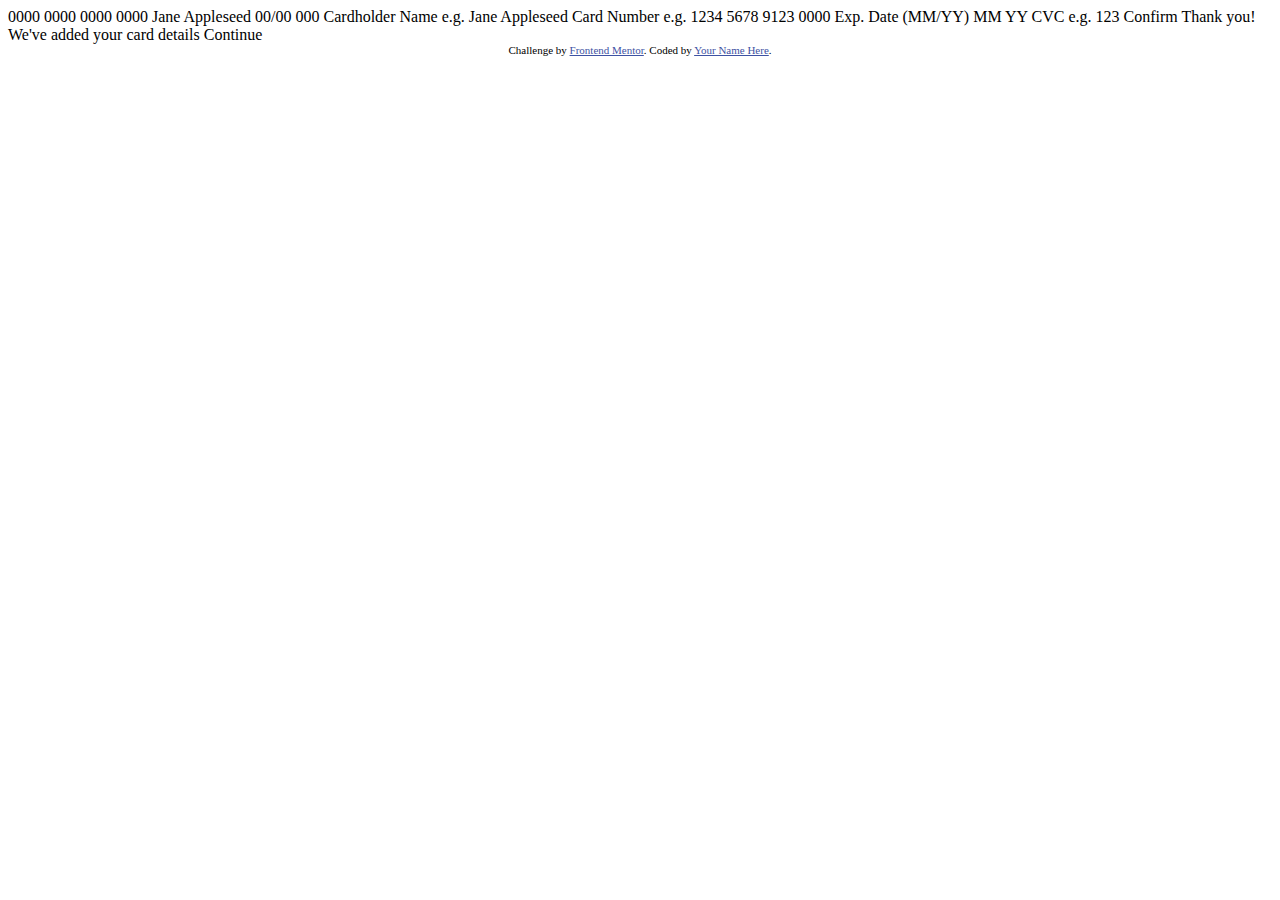
<file: Web Development 2022-23/Card Form Project/index.html>
<!DOCTYPE html>
<html lang="en">
<head>
  <meta charset="UTF-8">
  <meta name="viewport" content="width=device-width, initial-scale=1.0"> <!-- displays site properly based on user's device -->

  <link rel="icon" type="image/png" sizes="32x32" href="./images/favicon-32x32.png">
  
  <title>Frontend Mentor | Interactive card details form</title>

  <!-- Feel free to remove these styles or customise in your own stylesheet 👍 -->
  <style>
    .attribution { font-size: 11px; text-align: center; }
    .attribution a { color: hsl(228, 45%, 44%); }
  </style>
</head>
<body>

  0000 0000 0000 0000
  Jane Appleseed
  00/00

  000

  Cardholder Name
  e.g. Jane Appleseed

  Card Number
  e.g. 1234 5678 9123 0000

  Exp. Date (MM/YY)
  MM
  YY

  CVC
  e.g. 123

  Confirm

  <!-- Completed state start -->

  Thank you!
  We've added your card details
  Continue
  
  <div class="attribution">
    Challenge by <a href="https://www.frontendmentor.io?ref=challenge" target="_blank">Frontend Mentor</a>. 
    Coded by <a href="#">Your Name Here</a>.
  </div>
</body>
</html>
</file>
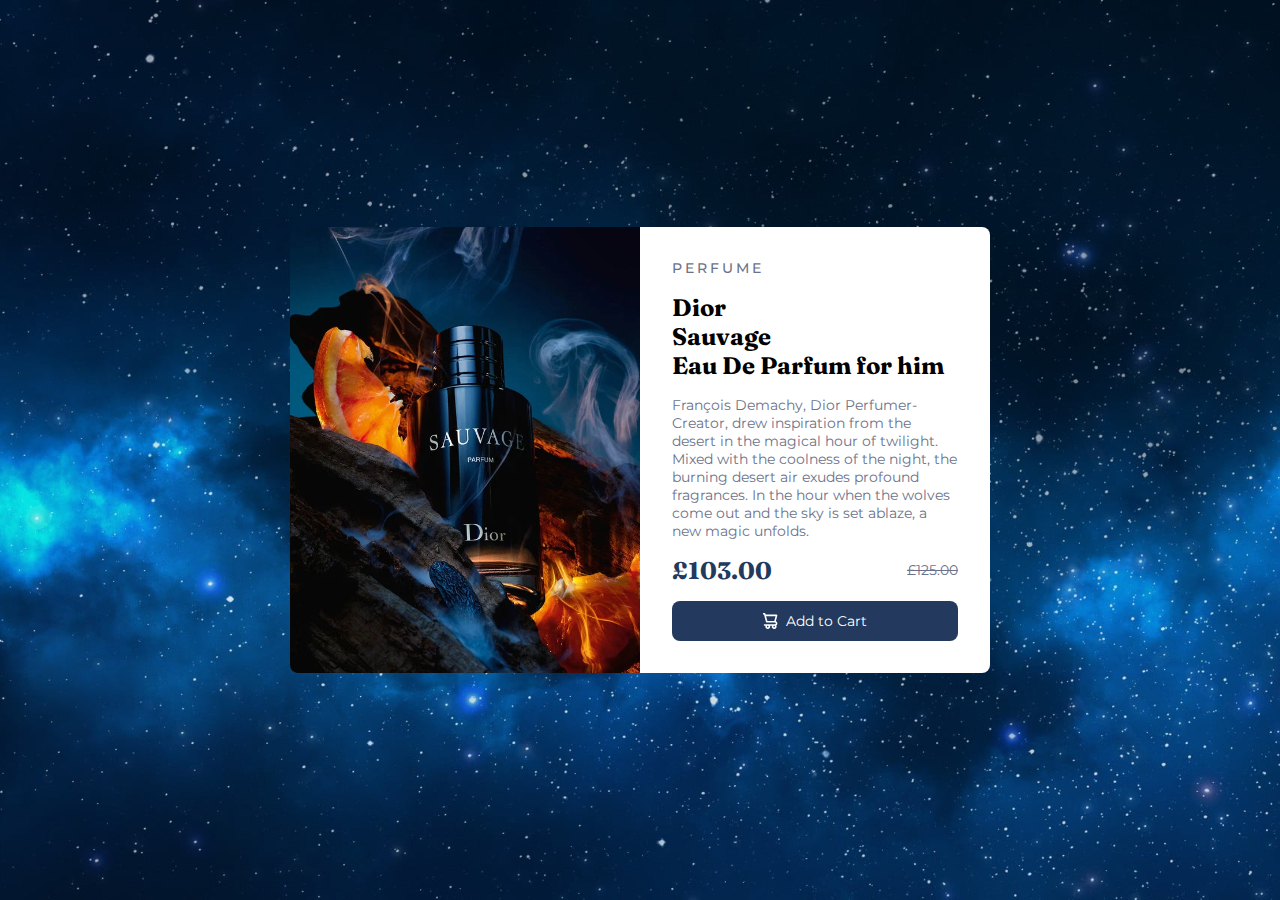
<file: Web Development 2022-23/product-preview-card-component-main/index.html>
<!DOCTYPE html>
<html lang="en">
<head>
  <meta charset="UTF-8">
  <meta http-equiv="X-UA-Compatible" Content="IE-edge"/>
  <meta name="viewport" content="width=device-width, initial-scale=1.0">
  <link rel="icon" type="image/png" sizes="32x32" href="./images/dior logo.jpg">
  <link rel="stylesheet" href="style.css">
  <title> Dior | Product preview card component</title>

</head>
<body>
   <div class="card">
     <div class="card_container">
       <div class="card_image"></div>
       <div class="card_info">
        <p Class="sub_title">perfume</p>
        <h2 class="title">
          Dior <br/>
          Sauvage <br/>
          Eau De Parfum for him <br />
        </h2>
        <p class="info">
          François Demachy, Dior Perfumer-Creator, drew inspiration from the desert in the magical hour of twilight. Mixed with the coolness of the night, the burning desert air exudes profound fragrances. 
          In the hour when the wolves come out and the sky is set ablaze, a new magic unfolds.
        </p>

        <div class="prices">
        <h2>£103.00</h2>
        <p>£125.00</p>
        </div>
        
        <button><img src="./images/icon-cart.svg" alt="cart">
        <p>Add to Cart</p>
      </button>
        </div>
     </div>
  
   </div>
</body>
</html>
</file>
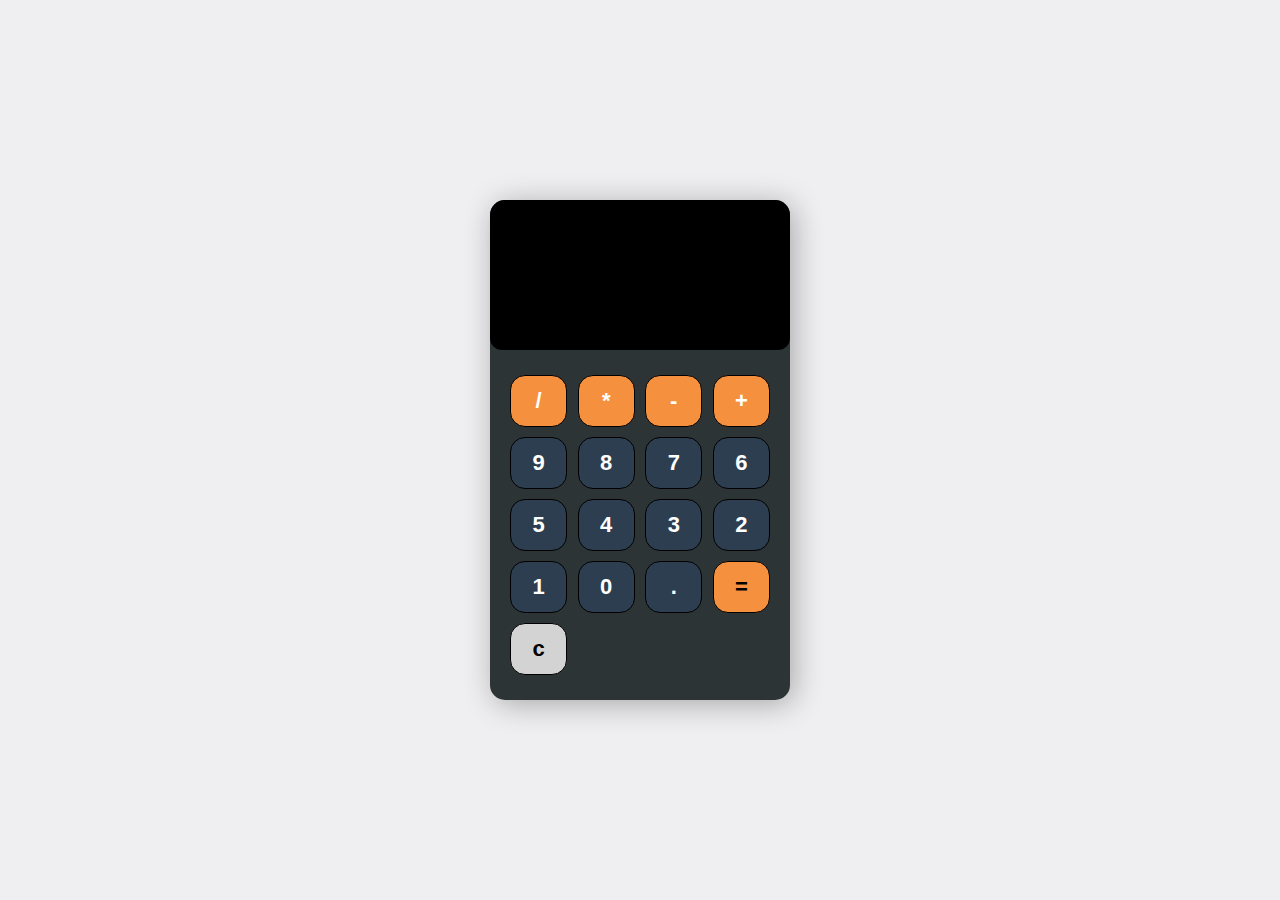
<file: Web Development 2022-23/Simple Calculator/index.html>
<!DOCTYPE html>
<html lang="en">
<head>
   <meta charset="UTF-8">
   <meta http-equiv="X-UA-Compatible" content="IE=edge">
   <meta name="viewport" content="width=device-width, initial-scale=1.0">
   <title>Simple Js Calculator</title>
   <link rel="stylesheet" href="style.css">
</head>

<body>
<section class="Calculator">

    <form>
        <input type="text" class="screen">
    </form>

    <div class="buttons">
    <button type="button" class="btn btn-yellow" data-num="/">/</button>
    <button type="button" class="btn btn-yellow" data-num="*">*</button>
    <button type="button" class="btn btn-yellow" data-num="-">-</button>
    <button type="button" class="btn btn-yellow" data-num="+">+</button>

    <button type="button" class="btn btn-grey" data-num="9">9</button>
    <button type="button" class="btn btn-grey" data-num="8">8</button>
    <button type="button" class="btn btn-grey" data-num="7">7</button>
    <button type="button" class="btn btn-grey" data-num="6">6</button>
    <button type="button" class="btn btn-grey" data-num="5">5</button>
    <button type="button" class="btn btn-grey" data-num="4">4</button>
    <button type="button" class="btn btn-grey" data-num="3">3</button>
    <button type="button" class="btn btn-grey" data-num="2">2</button>
    <button type="button" class="btn btn-grey" data-num="1">1</button>
    <button type="button" class="btn btn-grey" data-num="0">0</button>
    <button type="button" class="btn btn-grey" data-num=".">.</button>

    <button type="button" class="btn btn-equal">=</button>
    <button type="button" class="btn btn-clear">c</button>
    </div>

</section>

 <script src="app.js"></script>

</body>
</html>
</file>
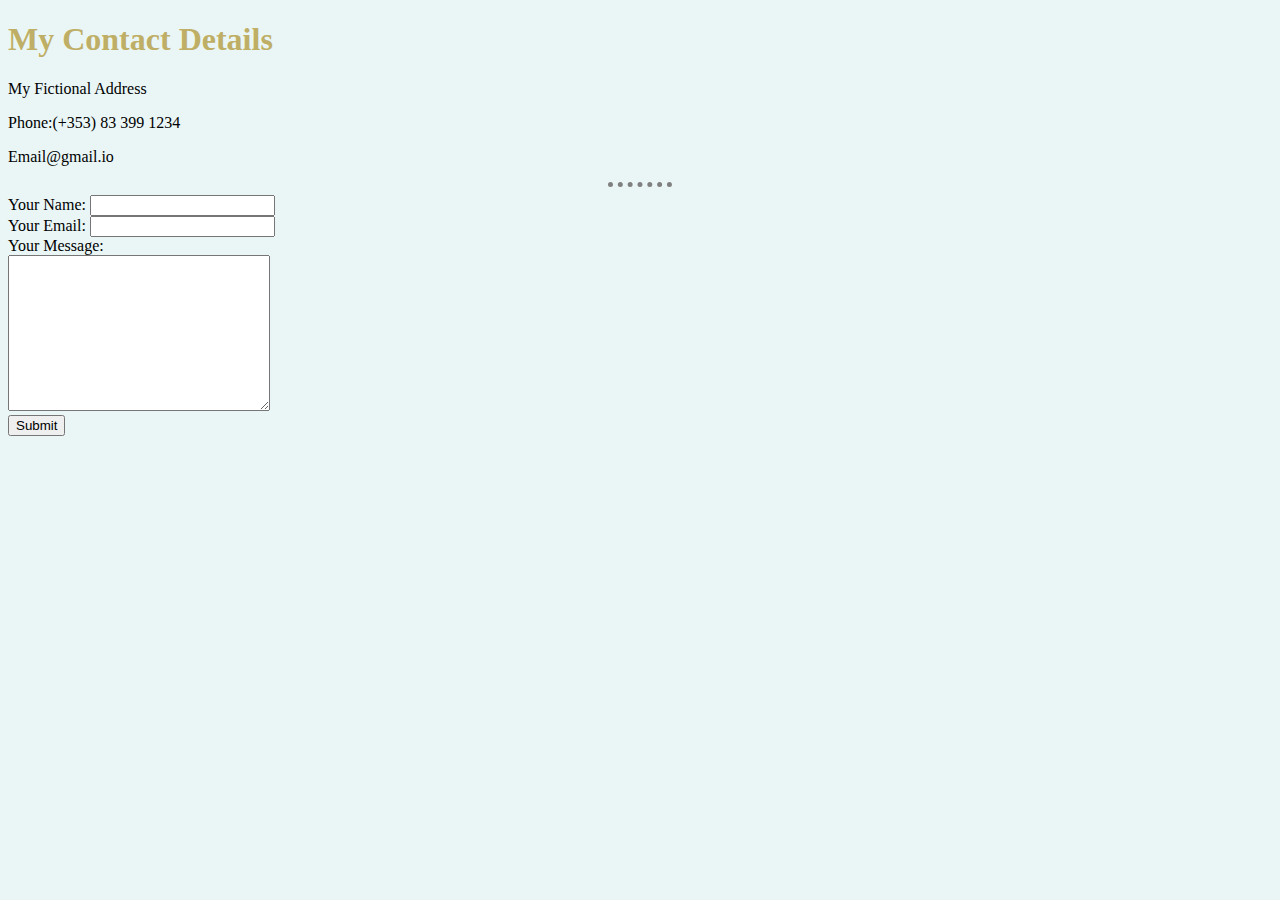
<file: Web Development 2022-23/HTML - Personal Site/contact me.html>
<!DOCTYPE html>
<html lang="en" dir="ltr">
  <head>
    <meta charset="utf-8">
    <title>Contact Me</title>
    <link rel="stylesheet" href="CSS/style.css">
  </head>
  <body>
    <h1>My Contact Details</h1>
    <p>My Fictional Address</p>
    <p>Phone:(+353) 83 399 1234</p>
    <p>Email@gmail.io</p>
    <hr>
    <form action="mailto:mrabrahamphillips@gmail.com" method="post" enctype="text/plain">
      <label>Your Name:</label>
      <input type="text" name="yourName" value=""><br>
      <label>Your Email:</label>
      <input type="email" name="yourEmail" value=""><br>
      <label>Your Message:</label><br>
      <textarea nameyourMessage rows="10" cols="30"></textarea><br>
      <input type="submit" name="">
    </form>
  </body>
</html>
</file>
<file: Web Development 2022-23/product-preview-card-component-main/style.css>
@import url('https://fonts.googleapis.com/css2?family=Fraunces:opsz,wght@9..144,700&family=Montserrat:wght@500;700&display=swap');
:root{
    --Dark-cyan: hsl(158, 36%, 37%);
    --Cream: hsl(30, 38%, 92%);
    --Very-dark-blue: hsl(212, 21%, 14%);
    --Dark-grayish-blue: hsl(228, 12%, 48%);
    --White: hsl(0, 0%, 100%);
}
*{
    font-family: 'Montserrat', sans-serif;
    padding: 0;
    margin: 0;
    box-sizing: border-box;
}
body{
    min-height: 100vh;
    display: flex;
    align-items: center;
    justify-content: center;
    background-image: url(./images/wallpaperflare.com_wallpaper.jpg);
}
h2{
    font-family: 'Fraunces', serif
}
p{
    font-size: 14px;
}
.card{
    width: 700px;
    height: 100%;
}
.card_container{
    display: flex;
}
.card_image{
    background-image: url('./images/dior\ 3.webp');
    background-size: cover;
    width: 50%;
    background-position: center center;
    border-radius: .5rem 0 0 .5rem;
}
.card_info{
    width: 50%;
    background-color: var(--White);
    padding: 2rem;
    border-radius: 0 .5rem .5rem 0;
}
.sub_title{
    text-transform: uppercase;
    font-weight: 500;
    color: var(--Dark-grayish-blue);
    letter-spacing: 3px;
}
.title{
    margin: 1rem 0;
}
.info{
    color: var(--Dark-grayish-blue);
    margin-bottom: 1rem;
}
.prices{
    display: flex;
    align-items: center;
    justify-content: space-between;
    margin-bottom: 1rem;
}
.prices h2{
    color: #23395d;
}
.prices p{
    text-decoration: line-through;
    color: var(--Dark-grayish-blue);
}
button{
    width: 100%;
    display: flex;
    align-items: center;
    justify-content: center;
    color: var(--White);
    border: none;
    border-radius: .5rem;
    padding: .7rem;
    background-color: #23395d;
    gap: .5rem;
    cursor: pointer;
}
button:hover{
    background-color: var(--Very-dark-blue);
}
@media screen and (max-width:550px) {
    .card{
        width: 350px;
    }
    .card_container{
        flex-direction: column;
        align-items: center;
        
    }
    .card_image{
        background-image: url('./images/dior\ 3.webp');
        background-size: cover;
        border-radius: .5rem .5rem 0 0;
        height: 250px;
        width: 100%;
        background-repeat: no-repeat;

    }
    .card_info{
        width: 100%;
    }
}
</file>
<file: Web Development 2022-23/Simple Calculator/style.css>
*{
    margin: 0;
    padding: 0;
    box-sizing: border-box;
}

body{
    min-height: 100vh;
    background: #efeff2;
    display: flex;
    justify-content: center;
    align-items: center;
}

.Calculator {
    width: 300px;
    height: 500px;
    box-shadow: 4px 4px 30px rgba(0,0,0,0.3);
    border-radius: 15px;
    background: #2D3436;
    overflow: hidden;
}

form input{
    width:100%;
    height: 150px;
    border: none;
    border-radius: 12px;
    font-size: 2rem;
    padding: 1rem;
    color: white;
    background: black;
    text-align: right;
    /*make calculator screen unclickable*/
    pointer-events: none;
}
.buttons{
    display: flex;
    flex-wrap: wrap;
    justify-content: space-between;
    padding: 20px;

}

button {
    flex: 0 0 22%;
    margin: 5px 0;
    border: 1px solid black;
    width: 60px;
    height: 52px;
    font-size: 22px;
    font-weight: 600;
    border-radius: 15px;
    cursor: pointer;

}

.btn-yellow{
    background: rgb(245, 145, 62);
    color: #fff;
}

.btn-grey{
    background: #2C3E50;
    color: #fff;
   
}

.btn-equal{
    background: rgb(245, 145, 62);
}

.btn-clear{
    background: lightgrey;
}
</file>
<file: Web Development 2022-23/HTML - Personal Site/CSS/style.css>
Body{
      background-color: #EAF6F6;
    }

    hr{
      border-style: none;
      border-top-style: dotted;
      border-color: grey;
      border-width: 5px;
      width: 5%;
    }

    img{
        height:250px;
       }

   h1, h3 {
    color: #bfaf66;
   }
</file>
